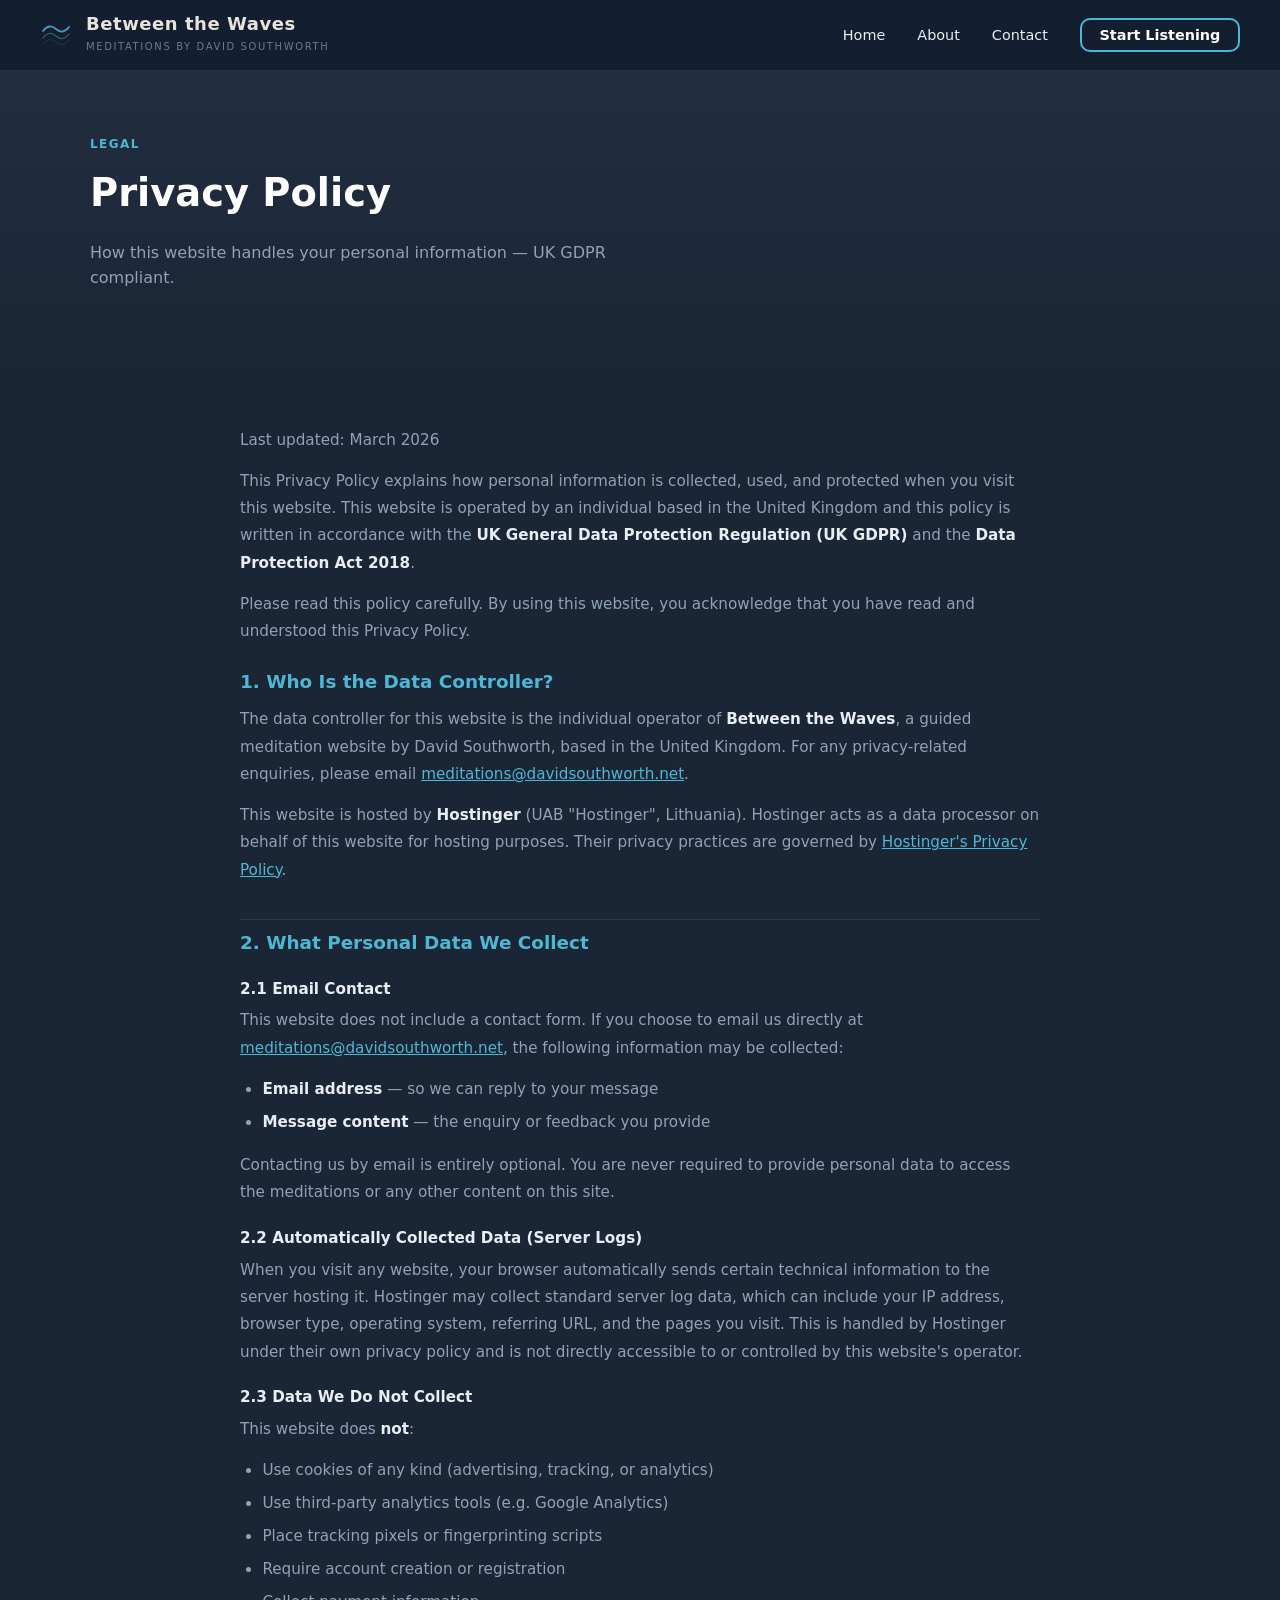
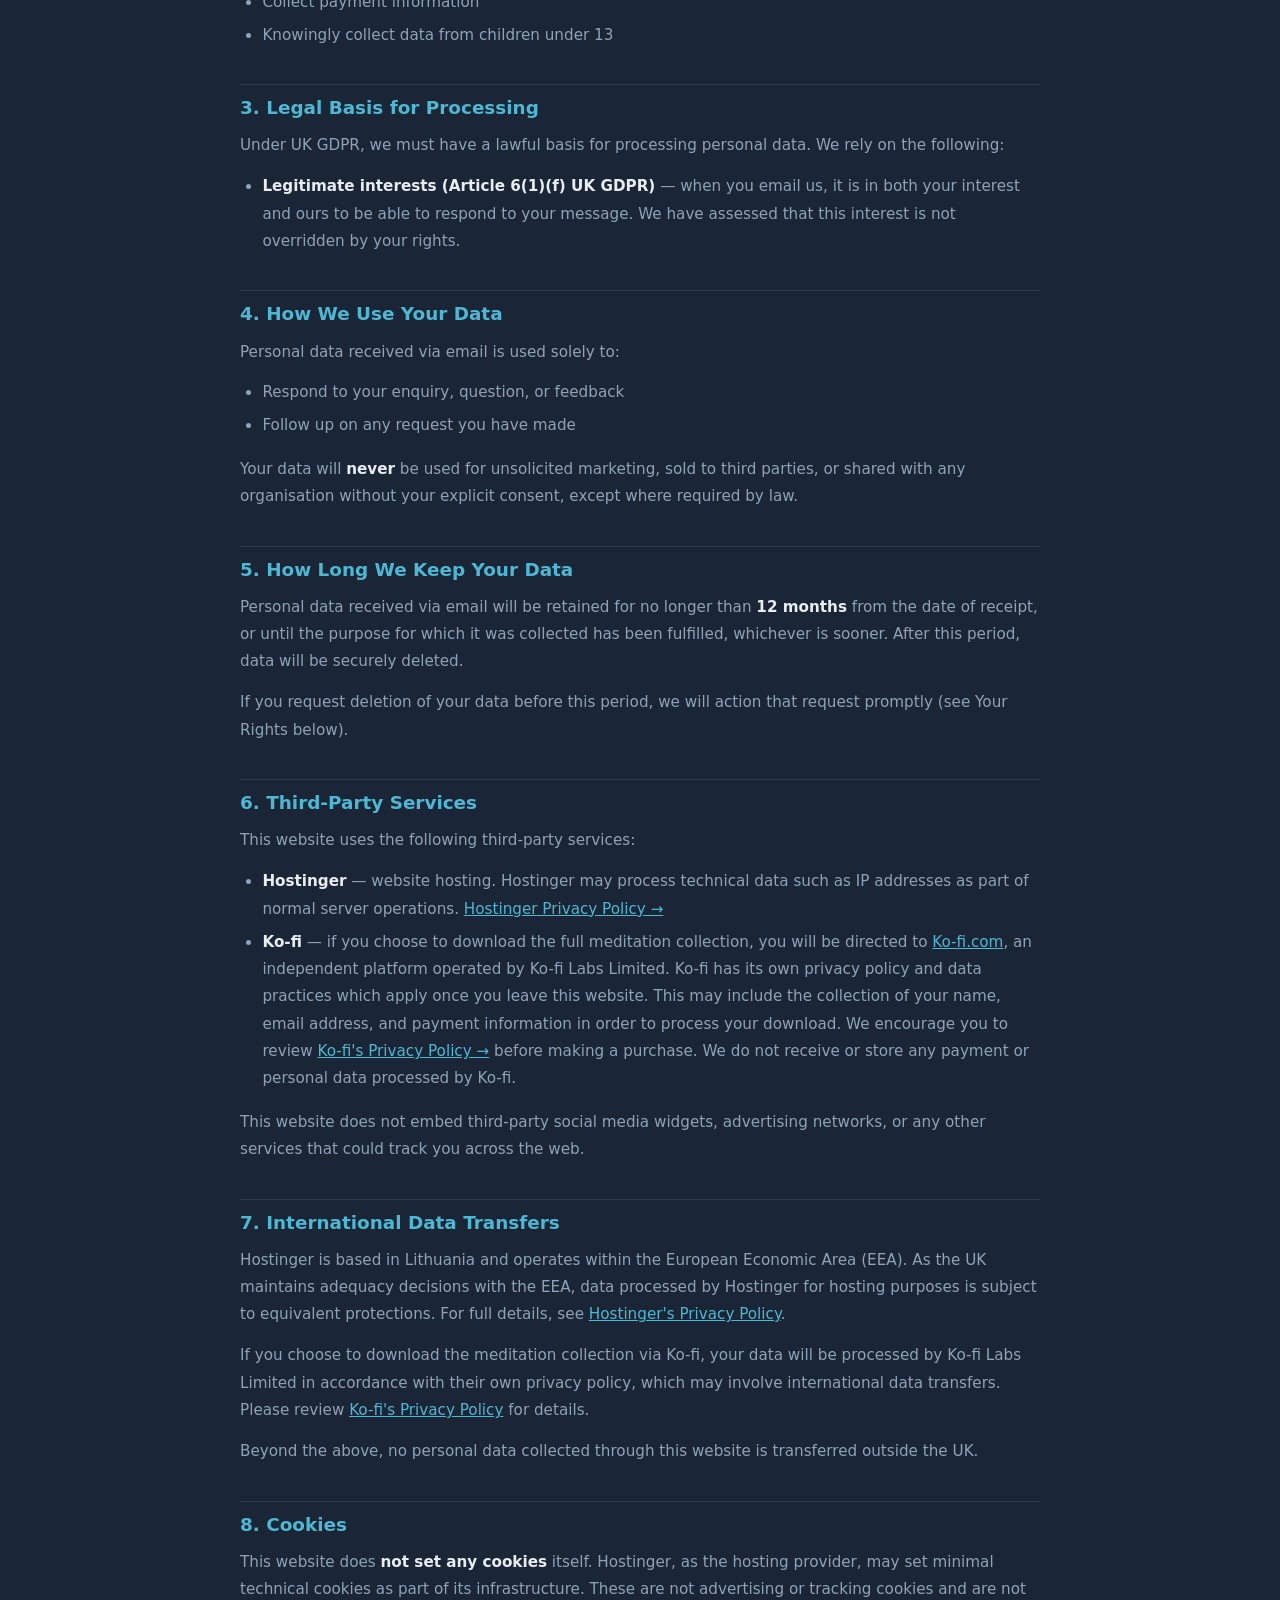
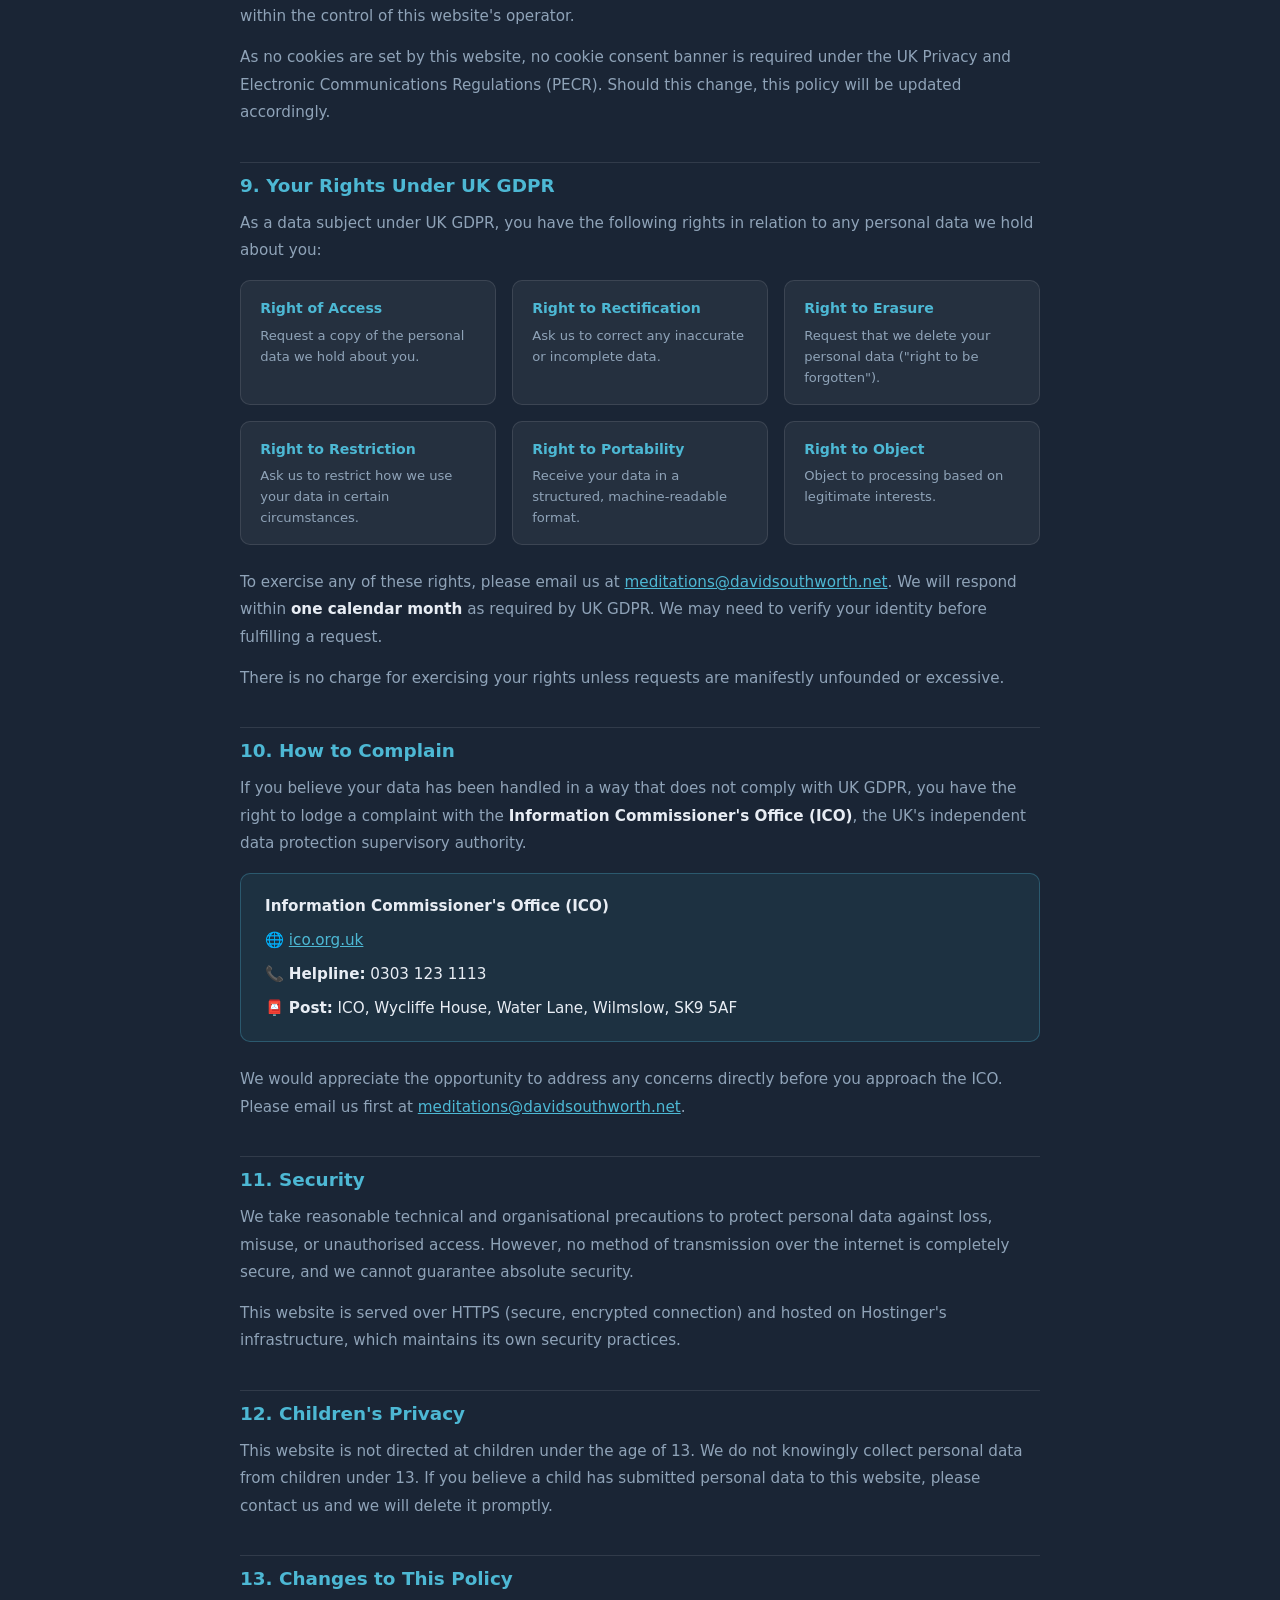
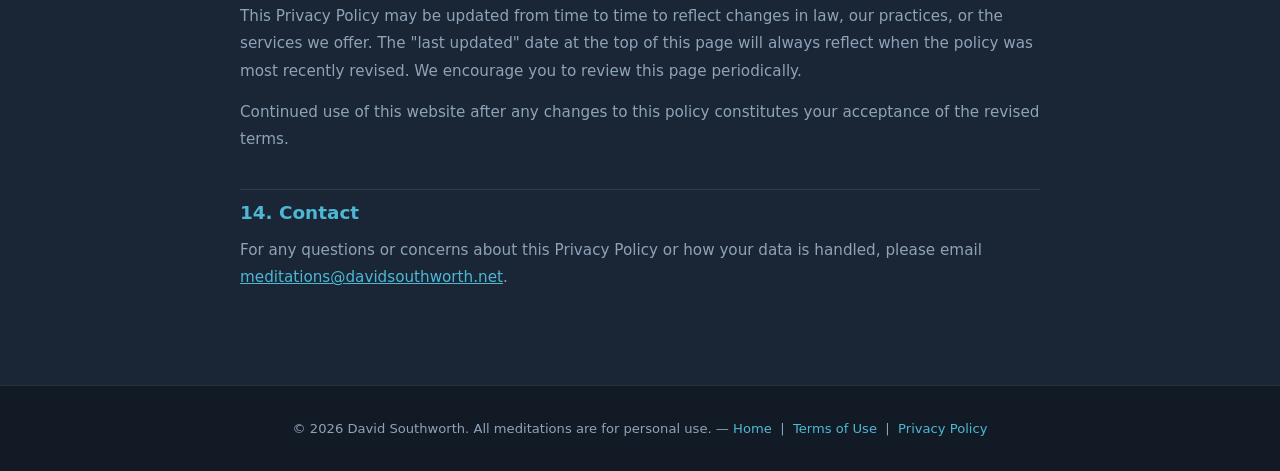
<file: privacy.html>
<!DOCTYPE html>
<html lang="en">
<head>
  <meta charset="UTF-8" />
  <meta name="viewport" content="width=device-width, initial-scale=1.0" />
  <link rel="preconnect" href="https://fonts.googleapis.com" />
  <link rel="preconnect" href="https://fonts.gstatic.com" crossorigin />
  <link href="https://fonts.googleapis.com/css2?family=Cormorant+Garamond:ital,wght@0,400;1,400&display=swap" rel="stylesheet" />
  <title>Privacy Policy — Between the Waves</title>
  <meta name="description" content="Privacy Policy for the Between the Waves guided meditation website — UK GDPR compliant." />
  <meta name="author" content="David Southworth" />
  <meta name="robots" content="index, follow" />
  <link rel="apple-touch-icon" sizes="180x180" href="apple-touch-icon.png" />
  <link rel="icon" type="image/png" sizes="32x32" href="favicon-32x32.png" />
  <link rel="icon" type="image/png" sizes="16x16" href="favicon-16x16.png" />
  <link rel="manifest" href="site.webmanifest" />
  <link rel="canonical" href="https://waves.davidsouthworth.net/privacy.html" />
  <link rel="stylesheet" href="css/style.css" />
  <style>
    .legal-hero {
      padding-top: 130px;
      padding-bottom: 2.5rem;
      background: linear-gradient(180deg, rgba(36,48,68,0.98) 0%, var(--navy) 100%);
    }
    .legal-body {
      padding: 3rem 2.5rem 5rem;
    }
    .legal-doc {
      max-width: 800px;
      margin: 0 auto;
    }
    .legal-doc h2 {
      font-size: 1.15rem;
      font-weight: 700;
      color: var(--accent);
      margin: 2.2rem 0 0.6rem;
      padding-top: 0.5rem;
      border-top: 1px solid var(--card-border);
    }
    .legal-doc h2:first-of-type {
      border-top: none;
      margin-top: 0;
    }
    .legal-doc h3 {
      font-size: 0.95rem;
      font-weight: 700;
      color: var(--light);
      margin: 1.2rem 0 0.4rem;
    }
    .legal-doc p {
      font-size: 0.95rem;
      color: var(--muted);
      line-height: 1.8;
      margin-bottom: 0.85rem;
    }
    .legal-doc ul {
      margin: 0.5rem 0 1rem 1.4rem;
      color: var(--muted);
      font-size: 0.95rem;
      line-height: 1.8;
    }
    .legal-doc ul li {
      margin-bottom: 0.35rem;
    }
    .legal-doc strong {
      color: var(--light);
      font-weight: 600;
    }
    .legal-doc a {
      color: var(--accent);
      text-decoration: underline;
    }
    .rights-grid {
      display: grid;
      grid-template-columns: repeat(auto-fill, minmax(240px, 1fr));
      gap: 1rem;
      margin: 1rem 0 1.5rem;
    }
    .right-card {
      background: var(--card-bg);
      border: 1px solid var(--card-border);
      border-radius: var(--radius);
      padding: 1rem 1.2rem;
    }
    .right-card strong {
      display: block;
      font-size: 0.88rem;
      color: var(--accent);
      margin-bottom: 0.3rem;
    }
    .right-card p {
      font-size: 0.82rem;
      margin-bottom: 0;
      color: var(--muted);
      line-height: 1.6;
    }
    .ico-box {
      background: rgba(77,184,212,0.08);
      border: 1px solid rgba(77,184,212,0.3);
      border-radius: var(--radius);
      padding: 1.2rem 1.5rem;
      margin: 1rem 0 1.5rem;
    }
    .ico-box p {
      margin-bottom: 0.4rem;
      color: var(--light) !important;
    }
    .ico-box p:last-child { margin-bottom: 0; }
    .last-updated {
      font-size: 0.8rem;
      color: var(--muted);
      margin-bottom: 2rem;
    }
  </style>
</head>
<body>

  <!-- ── NAV ── -->
  <nav class="nav" aria-label="Main navigation">
    <a href="index.html" class="nav-brand-link" style="display:flex; align-items:center; gap:14px; text-decoration:none;">
      <svg width="32" height="32" viewBox="0 0 32 32" fill="none" aria-hidden="true">
        <path d="M3 12 Q9 4 16 10 Q23 16 29 8" stroke="#4a9ab5" stroke-width="1.8" stroke-linecap="round" fill="none"/>
        <path d="M3 19 Q9 11 16 17 Q23 23 29 15" stroke="#4a9ab5" stroke-width="1.2" stroke-linecap="round" fill="none" opacity="0.55"/>
        <path d="M3 25 Q9 17 16 23 Q23 29 29 21" stroke="#4a9ab5" stroke-width="0.8" stroke-linecap="round" fill="none" opacity="0.25"/>
      </svg>
      <div>
        <div style="font-size:18px; font-weight:600; color:#e8e4d9; letter-spacing:0.03em; line-height:1.1;">Between the Waves</div>
        <div style="font-size:10px; letter-spacing:0.16em; color:#6a7a95; margin-top:5px; text-transform:uppercase;">Meditations by David Southworth</div>
      </div>
    </a>
    <button class="nav-toggle" aria-label="Toggle menu" aria-expanded="false">
      <span></span><span></span><span></span>
    </button>
    <ul class="nav-links">
      <li><a href="index.html">Home</a></li>
      <li><a href="index.html#about">About</a></li>
      <li><a href="mailto:meditations@davidsouthworth.net">Contact</a></li>
      <li><a href="index.html#featured" class="btn-nav">Start Listening</a></li>
    </ul>
  </nav>

  <!-- ── PAGE HEADER ── -->
  <div class="legal-hero">
    <div class="container">
      <span class="section-tag">Legal</span>
      <h2 class="section-title">Privacy Policy</h2>
      <p class="section-sub">How this website handles your personal information — UK GDPR compliant.</p>
    </div>
  </div>

  <!-- ── LEGAL CONTENT ── -->
  <section class="legal-body">
    <div class="legal-doc">

      <p class="last-updated">Last updated: March 2026</p>

      <p>
        This Privacy Policy explains how personal information is collected, used, and protected when
        you visit this website. This website is operated by an individual based in the United Kingdom
        and this policy is written in accordance with the
        <strong>UK General Data Protection Regulation (UK GDPR)</strong> and the
        <strong>Data Protection Act 2018</strong>.
      </p>
      <p>
        Please read this policy carefully. By using this website, you acknowledge that you have read
        and understood this Privacy Policy.
      </p>

      <!-- 1 -->
      <h2>1. Who Is the Data Controller?</h2>
      <p>
        The data controller for this website is the individual operator of <strong>Between the Waves</strong>, a guided meditation website by David Southworth,
        based in the United Kingdom. For any privacy-related enquiries, please email
        <a href="mailto:meditations@davidsouthworth.net">meditations@davidsouthworth.net</a>.
      </p>
      <p>
        This website is hosted by <strong>Hostinger</strong> (UAB "Hostinger", Lithuania). Hostinger
        acts as a data processor on behalf of this website for hosting purposes. Their privacy
        practices are governed by
        <a href="https://www.hostinger.com" target="_blank" rel="noopener">Hostinger's Privacy Policy</a>.
      </p>

      <!-- 2 -->
      <h2>2. What Personal Data We Collect</h2>

      <h3>2.1 Email Contact</h3>
      <p>
        This website does not include a contact form. If you choose to email us directly at
        <a href="mailto:meditations@davidsouthworth.net">meditations@davidsouthworth.net</a>, the following
        information may be collected:
      </p>
      <ul>
        <li><strong>Email address</strong> — so we can reply to your message</li>
        <li><strong>Message content</strong> — the enquiry or feedback you provide</li>
      </ul>
      <p>
        Contacting us by email is entirely optional. You are never required to provide personal
        data to access the meditations or any other content on this site.
      </p>

      <h3>2.2 Automatically Collected Data (Server Logs)</h3>
      <p>
        When you visit any website, your browser automatically sends certain technical information
        to the server hosting it. Hostinger may collect standard server log data, which can
        include your IP address, browser type, operating system, referring URL, and the pages you
        visit. This is handled by Hostinger under their own privacy policy and is not directly
        accessible to or controlled by this website's operator.
      </p>

      <h3>2.3 Data We Do Not Collect</h3>
      <p>This website does <strong>not</strong>:</p>
      <ul>
        <li>Use cookies of any kind (advertising, tracking, or analytics)</li>
        <li>Use third-party analytics tools (e.g. Google Analytics)</li>
        <li>Place tracking pixels or fingerprinting scripts</li>
        <li>Require account creation or registration</li>
        <li>Collect payment information</li>
        <li>Knowingly collect data from children under 13</li>
      </ul>

      <!-- 3 -->
      <h2>3. Legal Basis for Processing</h2>
      <p>Under UK GDPR, we must have a lawful basis for processing personal data. We rely on the following:</p>
      <ul>
        <li>
          <strong>Legitimate interests (Article 6(1)(f) UK GDPR)</strong> — when you email us,
          it is in both your interest and ours to be able to respond to your message. We have
          assessed that this interest is not overridden by your rights.
        </li>
      </ul>

      <!-- 4 -->
      <h2>4. How We Use Your Data</h2>
      <p>Personal data received via email is used solely to:</p>
      <ul>
        <li>Respond to your enquiry, question, or feedback</li>
        <li>Follow up on any request you have made</li>
      </ul>
      <p>
        Your data will <strong>never</strong> be used for unsolicited marketing, sold to third
        parties, or shared with any organisation without your explicit consent, except where
        required by law.
      </p>

      <!-- 5 -->
      <h2>5. How Long We Keep Your Data</h2>
      <p>
        Personal data received via email will be retained for no longer than
        <strong>12 months</strong> from the date of receipt, or until the purpose for which it was
        collected has been fulfilled, whichever is sooner. After this period, data will be securely
        deleted.
      </p>
      <p>
        If you request deletion of your data before this period, we will action that request
        promptly (see Your Rights below).
      </p>

      <!-- 6 -->
      <h2>6. Third-Party Services</h2>
      <p>This website uses the following third-party services:</p>
      <ul>
        <li>
          <strong>Hostinger</strong> — website hosting. Hostinger may process technical data
          such as IP addresses as part of normal server operations.
          <a href="https://www.hostinger.com" target="_blank" rel="noopener">Hostinger Privacy Policy &rarr;</a>
        </li>
        <li>
          <strong>Ko-fi</strong> — if you choose to download the full meditation collection, you
          will be directed to <a href="https://ko-fi.com" target="_blank" rel="noopener">Ko-fi.com</a>,
          an independent platform operated by Ko-fi Labs Limited. Ko-fi has its own privacy policy
          and data practices which apply once you leave this website. This may include the collection
          of your name, email address, and payment information in order to process your download.
          We encourage you to review
          <a href="https://ko-fi.com" target="_blank" rel="noopener">Ko-fi's Privacy Policy &rarr;</a>
          before making a purchase. We do not receive or store any payment or personal data processed
          by Ko-fi.
        </li>
      </ul>
      <p>
        This website does not embed third-party social media widgets, advertising networks, or any
        other services that could track you across the web.
      </p>

      <!-- 7 -->
      <h2>7. International Data Transfers</h2>
      <p>
        Hostinger is based in Lithuania and operates within the European Economic Area (EEA).
        As the UK maintains adequacy decisions with the EEA, data processed by Hostinger for
        hosting purposes is subject to equivalent protections. For full details, see
        <a href="https://www.hostinger.com" target="_blank" rel="noopener">Hostinger's Privacy Policy</a>.
      </p>
      <p>
        If you choose to download the meditation collection via Ko-fi, your data will be processed
        by Ko-fi Labs Limited in accordance with their own privacy policy, which may involve
        international data transfers. Please review
        <a href="https://ko-fi.com" target="_blank" rel="noopener">Ko-fi's Privacy Policy</a>
        for details.
      </p>
      <p>
        Beyond the above, no personal data collected through this website is transferred outside the UK.
      </p>

      <!-- 8 -->
      <h2>8. Cookies</h2>
      <p>
        This website does <strong>not set any cookies</strong> itself. Hostinger, as the hosting
        provider, may set minimal technical cookies as part of its infrastructure. These are not
        advertising or tracking cookies and are not within the control of this website's operator.
      </p>
      <p>
        As no cookies are set by this website, no cookie consent banner is required under the UK
        Privacy and Electronic Communications Regulations (PECR). Should this change, this policy
        will be updated accordingly.
      </p>

      <!-- 9 -->
      <h2>9. Your Rights Under UK GDPR</h2>
      <p>
        As a data subject under UK GDPR, you have the following rights in relation to any personal
        data we hold about you:
      </p>

      <div class="rights-grid">
        <div class="right-card">
          <strong>Right of Access</strong>
          <p>Request a copy of the personal data we hold about you.</p>
        </div>
        <div class="right-card">
          <strong>Right to Rectification</strong>
          <p>Ask us to correct any inaccurate or incomplete data.</p>
        </div>
        <div class="right-card">
          <strong>Right to Erasure</strong>
          <p>Request that we delete your personal data ("right to be forgotten").</p>
        </div>
        <div class="right-card">
          <strong>Right to Restriction</strong>
          <p>Ask us to restrict how we use your data in certain circumstances.</p>
        </div>
        <div class="right-card">
          <strong>Right to Portability</strong>
          <p>Receive your data in a structured, machine-readable format.</p>
        </div>
        <div class="right-card">
          <strong>Right to Object</strong>
          <p>Object to processing based on legitimate interests.</p>
        </div>
      </div>

      <p>
        To exercise any of these rights, please email us at
        <a href="mailto:meditations@davidsouthworth.net">meditations@davidsouthworth.net</a>. We will respond within
        <strong>one calendar month</strong> as required by UK GDPR. We may need to verify your
        identity before fulfilling a request.
      </p>
      <p>
        There is no charge for exercising your rights unless requests are manifestly unfounded or
        excessive.
      </p>

      <!-- 10 -->
      <h2>10. How to Complain</h2>
      <p>
        If you believe your data has been handled in a way that does not comply with UK GDPR, you
        have the right to lodge a complaint with the
        <strong>Information Commissioner's Office (ICO)</strong>, the UK's independent data
        protection supervisory authority.
      </p>

      <div class="ico-box">
        <p><strong>Information Commissioner's Office (ICO)</strong></p>
        <p>🌐 <a href="https://ico.org.uk" target="_blank" rel="noopener">ico.org.uk</a></p>
        <p>📞 <strong>Helpline:</strong> 0303 123 1113</p>
        <p>📮 <strong>Post:</strong> ICO, Wycliffe House, Water Lane, Wilmslow, SK9 5AF</p>
      </div>

      <p>
        We would appreciate the opportunity to address any concerns directly before you approach the
        ICO. Please email us first at <a href="mailto:meditations@davidsouthworth.net">meditations@davidsouthworth.net</a>.
      </p>

      <!-- 11 -->
      <h2>11. Security</h2>
      <p>
        We take reasonable technical and organisational precautions to protect personal data against
        loss, misuse, or unauthorised access. However, no method of transmission over the internet
        is completely secure, and we cannot guarantee absolute security.
      </p>
      <p>
        This website is served over HTTPS (secure, encrypted connection) and hosted on Hostinger's
        infrastructure, which maintains its own security practices.
      </p>

      <!-- 12 -->
      <h2>12. Children's Privacy</h2>
      <p>
        This website is not directed at children under the age of 13. We do not knowingly collect
        personal data from children under 13. If you believe a child has submitted personal data
        to this website, please contact us and we will delete it promptly.
      </p>

      <!-- 13 -->
      <h2>13. Changes to This Policy</h2>
      <p>
        This Privacy Policy may be updated from time to time to reflect changes in law, our
        practices, or the services we offer. The "last updated" date at the top of this page will
        always reflect when the policy was most recently revised. We encourage you to review this
        page periodically.
      </p>
      <p>
        Continued use of this website after any changes to this policy constitutes your acceptance
        of the revised terms.
      </p>

      <!-- 14 -->
      <h2>14. Contact</h2>
      <p>
        For any questions or concerns about this Privacy Policy or how your data is handled, please
        email <a href="mailto:meditations@davidsouthworth.net">meditations@davidsouthworth.net</a>.
      </p>

    </div>
  </section>

  <!-- ── FOOTER ── -->
  <footer>
    <p>
      &copy; 2026 David Southworth. All meditations are for personal use. &mdash;
      <a href="index.html">Home</a> &nbsp;|&nbsp;
      <a href="terms.html">Terms of Use</a> &nbsp;|&nbsp;
      <a href="privacy.html">Privacy Policy</a>
    </p>
  </footer>

  <script src="js/player.js"></script>
</body>
</html>
</file>
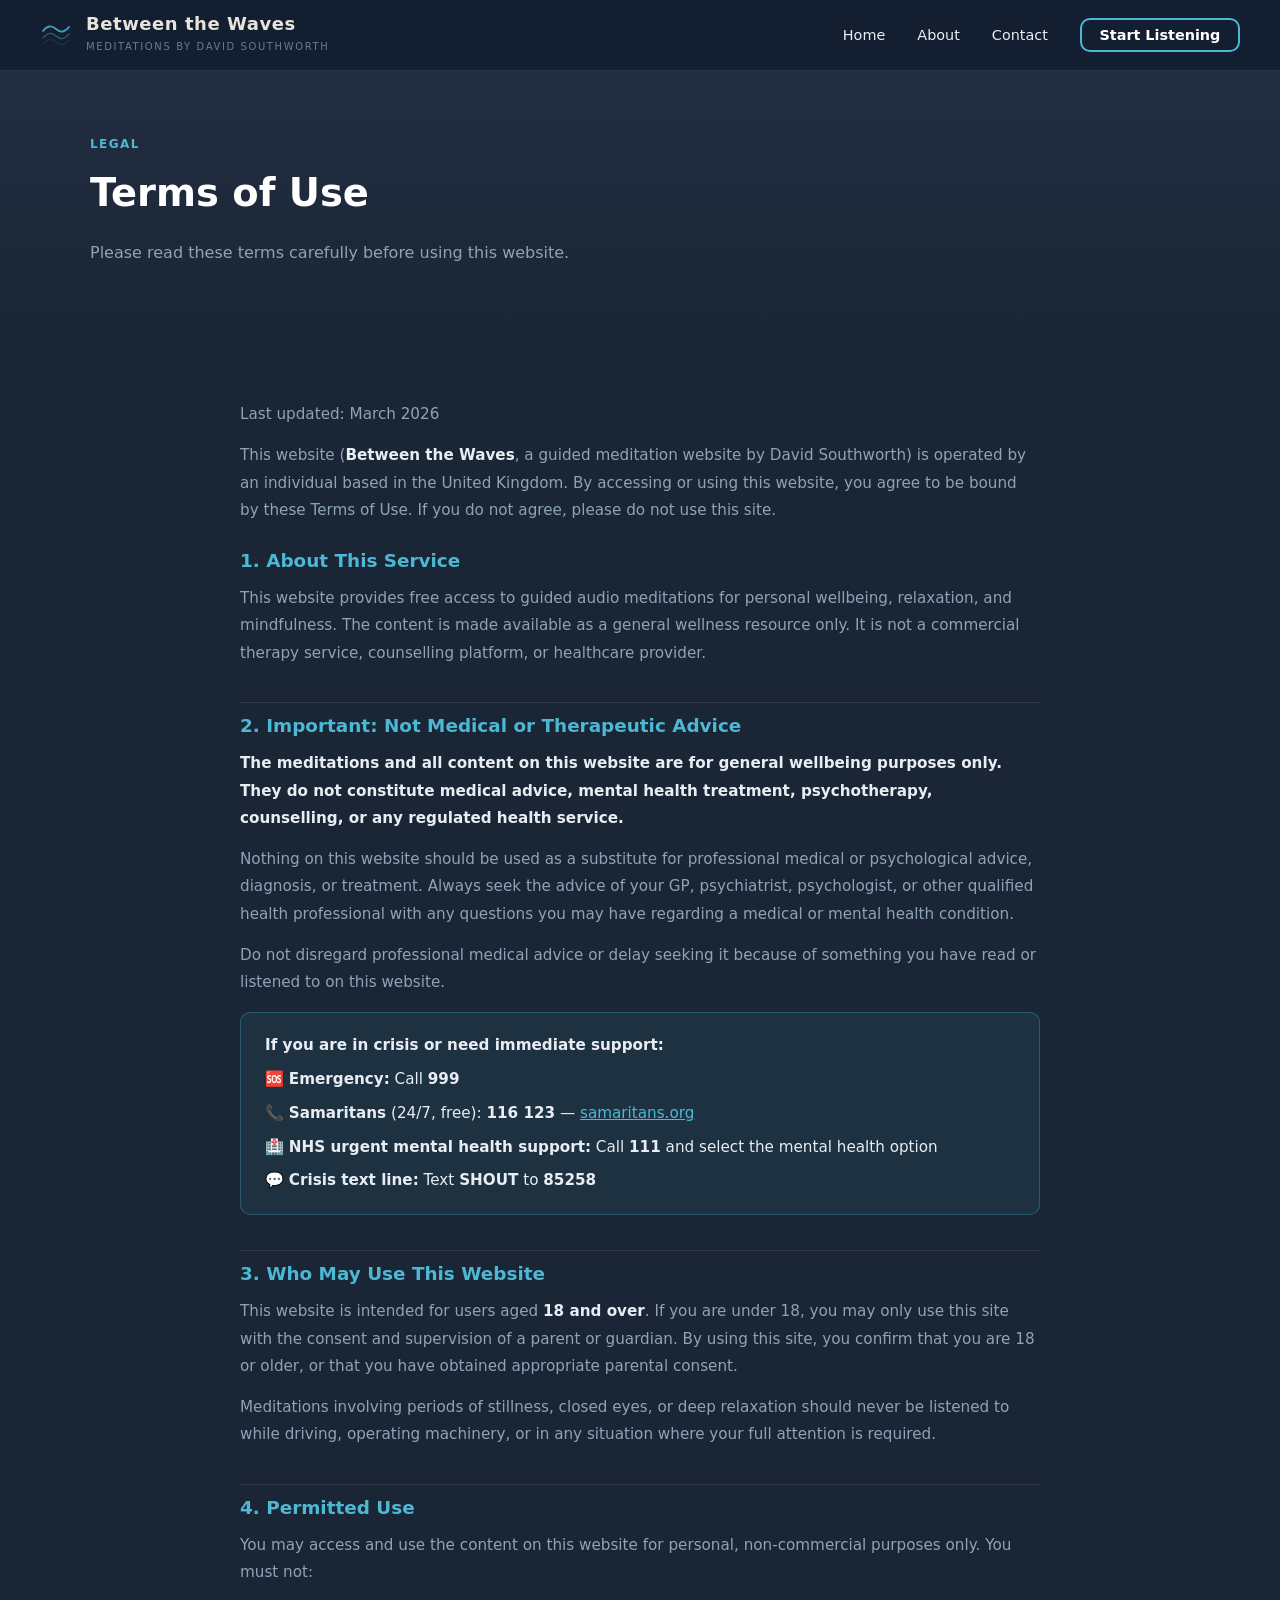
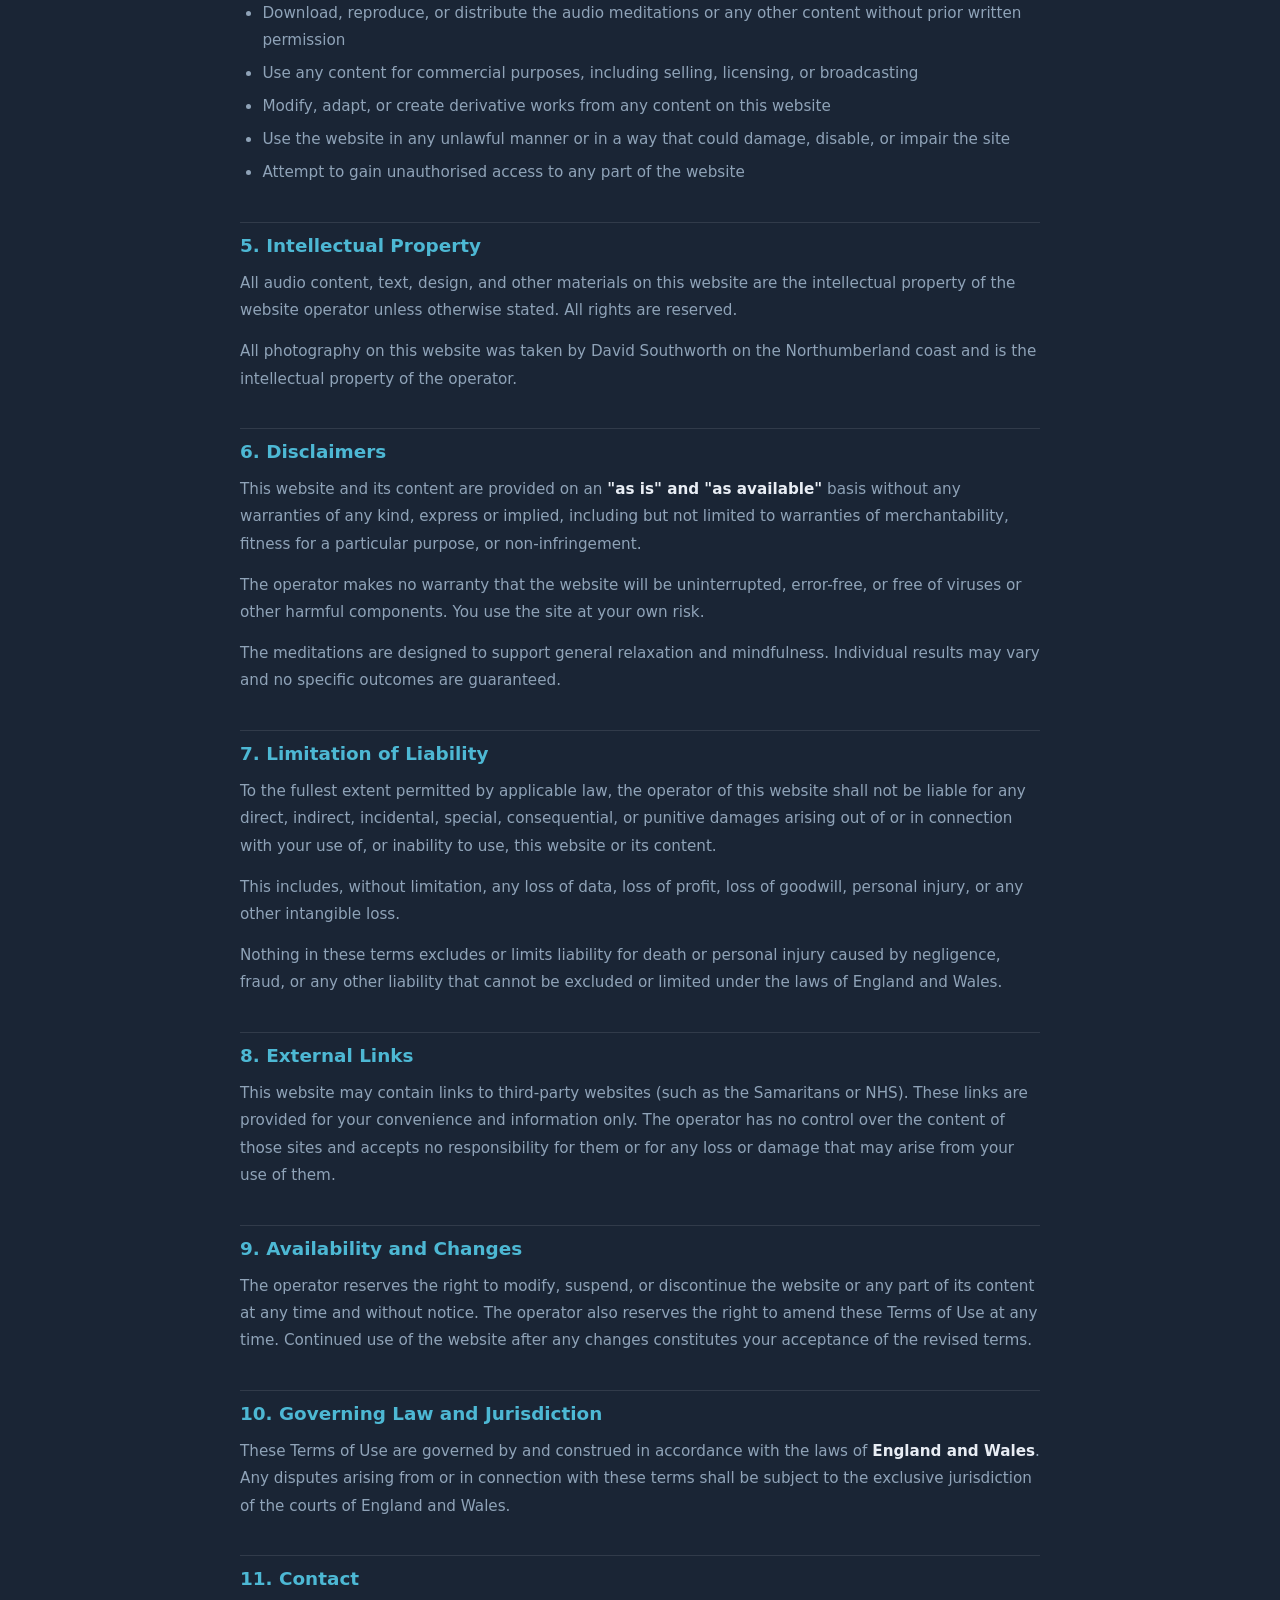
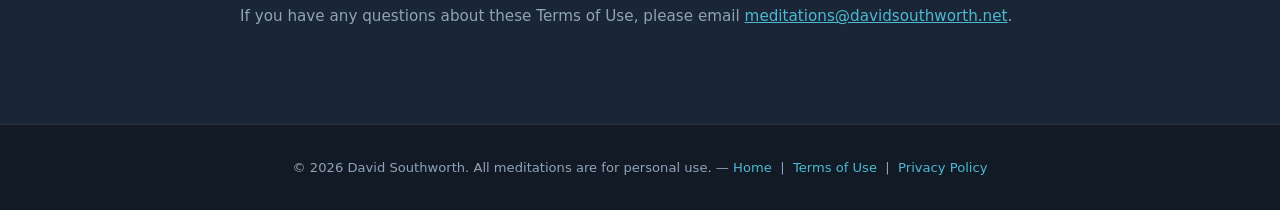
<file: terms.html>
<!DOCTYPE html>
<html lang="en">
<head>
  <meta charset="UTF-8" />
  <meta name="viewport" content="width=device-width, initial-scale=1.0" />
  <link rel="preconnect" href="https://fonts.googleapis.com" />
  <link rel="preconnect" href="https://fonts.gstatic.com" crossorigin />
  <link href="https://fonts.googleapis.com/css2?family=Cormorant+Garamond:ital,wght@0,400;1,400&display=swap" rel="stylesheet" />
  <title>Terms of Use — Between the Waves</title>
  <meta name="description" content="Terms of Use for the Between the Waves guided meditation website." />
  <meta name="author" content="David Southworth" />
  <meta name="robots" content="index, follow" />
  <link rel="apple-touch-icon" sizes="180x180" href="apple-touch-icon.png" />
  <link rel="icon" type="image/png" sizes="32x32" href="favicon-32x32.png" />
  <link rel="icon" type="image/png" sizes="16x16" href="favicon-16x16.png" />
  <link rel="manifest" href="site.webmanifest" />
  <link rel="canonical" href="https://waves.davidsouthworth.net/terms.html" />
  <link rel="stylesheet" href="css/style.css" />
  <style>
    .legal-hero {
      padding-top: 130px;
      padding-bottom: 2.5rem;
      background: linear-gradient(180deg, rgba(36,48,68,0.98) 0%, var(--navy) 100%);
    }
    .legal-body {
      padding: 3rem 2.5rem 5rem;
    }
    .legal-doc {
      max-width: 800px;
      margin: 0 auto;
    }
    .legal-doc h2 {
      font-size: 1.15rem;
      font-weight: 700;
      color: var(--accent);
      margin: 2.2rem 0 0.6rem;
      padding-top: 0.5rem;
      border-top: 1px solid var(--card-border);
    }
    .legal-doc h2:first-of-type {
      border-top: none;
      margin-top: 0;
    }
    .legal-doc p {
      font-size: 0.95rem;
      color: var(--muted);
      line-height: 1.8;
      margin-bottom: 0.85rem;
    }
    .legal-doc ul {
      margin: 0.5rem 0 1rem 1.4rem;
      color: var(--muted);
      font-size: 0.95rem;
      line-height: 1.8;
    }
    .legal-doc ul li {
      margin-bottom: 0.35rem;
    }
    .legal-doc strong {
      color: var(--light);
      font-weight: 600;
    }
    .legal-doc a {
      color: var(--accent);
      text-decoration: underline;
    }
    .crisis-box {
      background: rgba(77,184,212,0.08);
      border: 1px solid rgba(77,184,212,0.3);
      border-radius: var(--radius);
      padding: 1.2rem 1.5rem;
      margin: 1rem 0 1.5rem;
    }
    .crisis-box p {
      margin-bottom: 0.4rem;
      color: var(--light) !important;
    }
    .crisis-box p:last-child { margin-bottom: 0; }
    .last-updated {
      font-size: 0.8rem;
      color: var(--muted);
      margin-bottom: 2rem;
    }
  </style>
</head>
<body>

  <!-- ── NAV ── -->
  <nav class="nav" aria-label="Main navigation">
    <a href="index.html" class="nav-brand-link" style="display:flex; align-items:center; gap:14px; text-decoration:none;">
      <svg width="32" height="32" viewBox="0 0 32 32" fill="none" aria-hidden="true">
        <path d="M3 12 Q9 4 16 10 Q23 16 29 8" stroke="#4a9ab5" stroke-width="1.8" stroke-linecap="round" fill="none"/>
        <path d="M3 19 Q9 11 16 17 Q23 23 29 15" stroke="#4a9ab5" stroke-width="1.2" stroke-linecap="round" fill="none" opacity="0.55"/>
        <path d="M3 25 Q9 17 16 23 Q23 29 29 21" stroke="#4a9ab5" stroke-width="0.8" stroke-linecap="round" fill="none" opacity="0.25"/>
      </svg>
      <div>
        <div style="font-size:18px; font-weight:600; color:#e8e4d9; letter-spacing:0.03em; line-height:1.1;">Between the Waves</div>
        <div style="font-size:10px; letter-spacing:0.16em; color:#6a7a95; margin-top:5px; text-transform:uppercase;">Meditations by David Southworth</div>
      </div>
    </a>
    <button class="nav-toggle" aria-label="Toggle menu" aria-expanded="false">
      <span></span><span></span><span></span>
    </button>
    <ul class="nav-links">
      <li><a href="index.html">Home</a></li>
      <li><a href="index.html#about">About</a></li>
      <li><a href="mailto:meditations@davidsouthworth.net">Contact</a></li>
      <li><a href="index.html#featured" class="btn-nav">Start Listening</a></li>
    </ul>
  </nav>

  <!-- ── PAGE HEADER ── -->
  <div class="legal-hero">
    <div class="container">
      <span class="section-tag">Legal</span>
      <h2 class="section-title">Terms of Use</h2>
      <p class="section-sub">Please read these terms carefully before using this website.</p>
    </div>
  </div>

  <!-- ── LEGAL CONTENT ── -->
  <section class="legal-body">
    <div class="legal-doc">

      <p class="last-updated">Last updated: March 2026</p>

      <p>
        This website (<strong>Between the Waves</strong>, a guided meditation website by David Southworth) is operated by an individual based in
        the United Kingdom. By accessing or using this website, you agree to be bound by these Terms
        of Use. If you do not agree, please do not use this site.
      </p>

      <!-- 1 -->
      <h2>1. About This Service</h2>
      <p>
        This website provides free access to guided audio meditations for personal wellbeing,
        relaxation, and mindfulness. The content is made available as a general wellness resource
        only. It is not a commercial therapy service, counselling platform, or healthcare provider.
      </p>

      <!-- 2 — CRITICAL: Not medical advice -->
      <h2>2. Important: Not Medical or Therapeutic Advice</h2>
      <p>
        <strong>The meditations and all content on this website are for general wellbeing purposes
        only. They do not constitute medical advice, mental health treatment, psychotherapy,
        counselling, or any regulated health service.</strong>
      </p>
      <p>
        Nothing on this website should be used as a substitute for professional medical or
        psychological advice, diagnosis, or treatment. Always seek the advice of your GP, psychiatrist,
        psychologist, or other qualified health professional with any questions you may have regarding
        a medical or mental health condition.
      </p>
      <p>
        Do not disregard professional medical advice or delay seeking it because of something you
        have read or listened to on this website.
      </p>

      <!-- Crisis box -->
      <div class="crisis-box">
        <p><strong>If you are in crisis or need immediate support:</strong></p>
        <p>🆘 <strong>Emergency:</strong> Call <strong>999</strong></p>
        <p>📞 <strong>Samaritans</strong> (24/7, free): <strong>116 123</strong> &mdash; <a href="https://www.samaritans.org" target="_blank" rel="noopener">samaritans.org</a></p>
        <p>🏥 <strong>NHS urgent mental health support:</strong> Call <strong>111</strong> and select the mental health option</p>
        <p>💬 <strong>Crisis text line:</strong> Text <strong>SHOUT</strong> to <strong>85258</strong></p>
      </div>

      <!-- 3 -->
      <h2>3. Who May Use This Website</h2>
      <p>
        This website is intended for users aged <strong>18 and over</strong>. If you are under 18,
        you may only use this site with the consent and supervision of a parent or guardian. By using
        this site, you confirm that you are 18 or older, or that you have obtained appropriate
        parental consent.
      </p>
      <p>
        Meditations involving periods of stillness, closed eyes, or deep relaxation should never be
        listened to while driving, operating machinery, or in any situation where your full attention
        is required.
      </p>

      <!-- 4 -->
      <h2>4. Permitted Use</h2>
      <p>You may access and use the content on this website for personal, non-commercial purposes only. You must not:</p>
      <ul>
        <li>Download, reproduce, or distribute the audio meditations or any other content without prior written permission</li>
        <li>Use any content for commercial purposes, including selling, licensing, or broadcasting</li>
        <li>Modify, adapt, or create derivative works from any content on this website</li>
        <li>Use the website in any unlawful manner or in a way that could damage, disable, or impair the site</li>
        <li>Attempt to gain unauthorised access to any part of the website</li>
      </ul>

      <!-- 5 -->
      <h2>5. Intellectual Property</h2>
      <p>
        All audio content, text, design, and other materials on this website are the intellectual
        property of the website operator unless otherwise stated. All rights are reserved.
      </p>
      <p>
        All photography on this website was taken by David Southworth on the Northumberland coast and is the intellectual property of the operator.
      </p>

      <!-- 6 -->
      <h2>6. Disclaimers</h2>
      <p>
        This website and its content are provided on an <strong>"as is" and "as available"</strong>
        basis without any warranties of any kind, express or implied, including but not limited to
        warranties of merchantability, fitness for a particular purpose, or non-infringement.
      </p>
      <p>
        The operator makes no warranty that the website will be uninterrupted, error-free, or free
        of viruses or other harmful components. You use the site at your own risk.
      </p>
      <p>
        The meditations are designed to support general relaxation and mindfulness. Individual
        results may vary and no specific outcomes are guaranteed.
      </p>

      <!-- 7 -->
      <h2>7. Limitation of Liability</h2>
      <p>
        To the fullest extent permitted by applicable law, the operator of this website shall not be
        liable for any direct, indirect, incidental, special, consequential, or punitive damages
        arising out of or in connection with your use of, or inability to use, this website or its
        content.
      </p>
      <p>
        This includes, without limitation, any loss of data, loss of profit, loss of goodwill,
        personal injury, or any other intangible loss.
      </p>
      <p>
        Nothing in these terms excludes or limits liability for death or personal injury caused by
        negligence, fraud, or any other liability that cannot be excluded or limited under the laws
        of England and Wales.
      </p>

      <!-- 8 -->
      <h2>8. External Links</h2>
      <p>
        This website may contain links to third-party websites (such as the Samaritans or NHS).
        These links are provided for your convenience and information only. The operator has no
        control over the content of those sites and accepts no responsibility for them or for any
        loss or damage that may arise from your use of them.
      </p>

      <!-- 9 -->
      <h2>9. Availability and Changes</h2>
      <p>
        The operator reserves the right to modify, suspend, or discontinue the website or any part
        of its content at any time and without notice. The operator also reserves the right to amend
        these Terms of Use at any time. Continued use of the website after any changes constitutes
        your acceptance of the revised terms.
      </p>

      <!-- 10 -->
      <h2>10. Governing Law and Jurisdiction</h2>
      <p>
        These Terms of Use are governed by and construed in accordance with the laws of
        <strong>England and Wales</strong>. Any disputes arising from or in connection with these
        terms shall be subject to the exclusive jurisdiction of the courts of England and Wales.
      </p>

      <!-- 11 -->
      <h2>11. Contact</h2>
      <p>
        If you have any questions about these Terms of Use, please email
        <a href="mailto:meditations@davidsouthworth.net">meditations@davidsouthworth.net</a>.
      </p>

    </div>
  </section>

  <!-- ── FOOTER ── -->
  <footer>
    <p>
      &copy; 2026 David Southworth. All meditations are for personal use. &mdash;
      <a href="index.html">Home</a> &nbsp;|&nbsp;
      <a href="terms.html">Terms of Use</a> &nbsp;|&nbsp;
      <a href="privacy.html">Privacy Policy</a>
    </p>
  </footer>

  <script src="js/player.js"></script>
</body>
</html>
</file>
<file: css/style.css>
/* ================================================
   Mediakit Website — Global Styles
   Palette: dark navy bg, blue accent, white text
   ================================================ */

/* ── SELF-HOSTED FONTS ───────────────────────── */

@font-face {
  font-family: 'Cormorant Garamond';
  font-style: normal;
  font-weight: 400;
  font-display: swap;
  src: url('../fonts/cormorant-garamond-v21-latin-regular.woff2') format('woff2');
}

@font-face {
  font-family: 'Cormorant Garamond';
  font-style: italic;
  font-weight: 400;
  font-display: swap;
  src: url('../fonts/cormorant-garamond-v21-latin-italic.woff2') format('woff2');
}

*, *::before, *::after {
  box-sizing: border-box;
  margin: 0;
  padding: 0;
}

:root {
  --navy:    #1a2535;
  --navy-mid:#243044;
  --accent:  #4db8d4;
  --accent-h:#3aa0bc;
  --white:   #ffffff;
  --light:   #e8edf4;
  --muted:   #8fa3b8;
  --card-bg: rgba(255,255,255,0.05);
  --card-border: rgba(255,255,255,0.1);
  --radius:  10px;
}

html { scroll-behavior: smooth; }

body {
  font-family: 'Segoe UI', system-ui, -apple-system, sans-serif;
  background: var(--navy);
  color: var(--white);
  line-height: 1.6;
  min-height: 100vh;
}

a { color: inherit; text-decoration: none; }

img { max-width: 100%; display: block; }

/* ── NAV ─────────────────────────────────────── */

.nav {
  position: fixed;
  top: 0; left: 0; right: 0;
  z-index: 1000;
  display: flex;
  align-items: center;
  justify-content: space-between;
  padding: 0.9rem 2.5rem;
  padding-top: max(0.9rem, env(safe-area-inset-top));
  background: rgba(20, 30, 48, 0.92);
  backdrop-filter: blur(10px);
  border-bottom: 1px solid rgba(77,184,212,0.15);
}

.nav-brand h1 {
  font-size: 1.25rem;
  font-weight: 700;
  letter-spacing: 0.02em;
}

.nav-brand p {
  font-size: 0.72rem;
  color: var(--accent);
  letter-spacing: 0.04em;
}

.nav-links {
  display: flex;
  align-items: center;
  gap: 2rem;
  list-style: none;
}

.nav-links a {
  font-size: 0.9rem;
  color: var(--light);
  transition: color 0.2s;
}

.nav-links a:hover { color: var(--accent); }

.btn-nav {
  padding: 0.45rem 1.1rem;
  border: 2px solid var(--accent);
  border-radius: var(--radius);
  color: var(--white) !important;
  font-size: 0.88rem;
  font-weight: 600;
  transition: background 0.2s, color 0.2s;
}

.btn-nav:hover {
  background: var(--accent);
  color: var(--navy) !important;
}

/* Hamburger */
.nav-toggle {
  display: none;
  flex-direction: column;
  gap: 5px;
  cursor: pointer;
  background: none;
  border: none;
  padding: 4px;
}

.nav-toggle span {
  display: block;
  width: 24px;
  height: 2px;
  background: var(--white);
  border-radius: 2px;
  transition: all 0.3s;
}

/* ── HERO ────────────────────────────────────── */

.hero {
  position: relative;
  min-height: 100vh;
  display: flex;
  align-items: flex-end;
  padding-bottom: 8vh;
  background:
    linear-gradient(to bottom right, rgba(20,30,48,0.82), rgba(20,30,48,0.55)),
    url('../images/dunstanburgh.webp') center 35%/cover no-repeat;
}

.hero-content {
  padding: 0 3rem;
  max-width: 650px;
}

.hero-content h2 {
  font-size: clamp(2.2rem, 5vw, 3.4rem);
  font-weight: 700;
  line-height: 1.15;
  margin-bottom: 0.6rem;
}

.hero-divider {
  width: 60px;
  height: 3px;
  background: var(--accent);
  border: none;
  margin: 0.9rem 0 1.2rem;
}

.hero-content p {
  font-size: 1.05rem;
  color: var(--light);
  margin-bottom: 2rem;
}

.hero-ctas {
  display: flex;
  flex-direction: column;
  align-items: flex-start;
  gap: 0.9rem;
}

.btn-primary {
  display: inline-block;
  padding: 0.7rem 1.8rem;
  background: var(--accent);
  color: var(--navy);
  border-radius: var(--radius);
  font-weight: 700;
  font-size: 0.95rem;
  transition: background 0.2s, transform 0.15s;
}

.btn-primary:hover {
  background: var(--accent-h);
  transform: translateY(-2px);
}

.btn-outline {
  display: inline-block;
  padding: 0.65rem 1.6rem;
  border: 2px solid rgba(255,255,255,0.55);
  border-radius: var(--radius);
  color: var(--white);
  font-size: 0.9rem;
  backdrop-filter: blur(4px);
  background: rgba(255,255,255,0.07);
  transition: border-color 0.2s, background 0.2s;
}

.btn-outline:hover {
  border-color: var(--accent);
  background: rgba(77,184,212,0.12);
}

/* ── SECTIONS ────────────────────────────────── */

section { padding: 5rem 2.5rem; }

.section-tag {
  display: inline-block;
  font-size: 0.75rem;
  font-weight: 700;
  letter-spacing: 0.12em;
  text-transform: uppercase;
  color: var(--accent);
  margin-bottom: 0.5rem;
}

.section-title {
  font-size: clamp(1.6rem, 3vw, 2.4rem);
  font-weight: 700;
  margin-bottom: 1rem;
  color: var(--white);
}

.section-sub {
  color: var(--muted);
  max-width: 560px;
  font-size: 1rem;
  margin-bottom: 3rem;
}

.container {
  max-width: 1100px;
  margin: 0 auto;
}

/* ── MEDITATIONS GRID ────────────────────────── */

.meditations-grid {
  display: grid;
  grid-template-columns: repeat(auto-fill, minmax(300px, 1fr));
  gap: 1.5rem;
}

.meditation-card {
  background: var(--card-bg);
  border: 1px solid var(--card-border);
  border-radius: var(--radius);
  padding: 1.5rem;
  transition: border-color 0.25s, transform 0.2s;
}

.meditation-card:hover {
  border-color: rgba(77,184,212,0.4);
  transform: translateY(-3px);
}

.card-meta {
  display: flex;
  align-items: center;
  gap: 0.5rem;
  margin-bottom: 0.75rem;
}

.card-tag {
  font-size: 0.7rem;
  font-weight: 700;
  letter-spacing: 0.08em;
  text-transform: uppercase;
  background: rgba(77,184,212,0.15);
  color: var(--accent);
  border-radius: 4px;
  padding: 2px 8px;
}

.card-duration {
  font-size: 0.78rem;
  color: var(--muted);
}

.card-title {
  font-size: 1.05rem;
  font-weight: 700;
  margin-bottom: 0.4rem;
  color: var(--white);
}

.card-desc {
  font-size: 0.85rem;
  color: var(--muted);
  margin-bottom: 1.2rem;
  line-height: 1.5;
}

/* ── CUSTOM AUDIO PLAYER ─────────────────────── */

.player {
  background: rgba(0,0,0,0.25);
  border-radius: 8px;
  padding: 0.9rem 1rem;
}

.player-controls {
  display: flex;
  align-items: center;
  gap: 0.75rem;
  margin-bottom: 0.6rem;
}

.btn-play {
  height: 38px;
  border-radius: 19px;
  border: none;
  background: var(--accent);
  color: var(--navy);
  cursor: pointer;
  display: flex;
  align-items: center;
  justify-content: center;
  gap: 0.35rem;
  padding: 0 1rem 0 0.75rem;
  flex-shrink: 0;
  font-size: 0.78rem;
  font-weight: 700;
  letter-spacing: 0.06em;
  text-transform: uppercase;
  transition: background 0.2s, transform 0.15s;
}

.btn-play:hover {
  background: var(--accent-h);
  transform: scale(1.05);
}

.btn-play svg { width: 14px; height: 14px; fill: var(--navy); flex-shrink: 0; }

.player-time {
  font-size: 0.75rem;
  color: var(--muted);
  min-width: 80px;
  text-align: right;
}

.progress-wrap {
  flex: 1;
  height: 4px;
  background: rgba(255,255,255,0.15);
  border-radius: 4px;
  cursor: pointer;
  position: relative;
}

.progress-fill {
  height: 100%;
  background: var(--accent);
  border-radius: 4px;
  width: 0%;
  transition: width 0.1s linear;
  pointer-events: none;
}

.volume-row {
  display: flex;
  align-items: center;
  gap: 0.5rem;
}

.vol-icon {
  color: var(--muted);
  flex-shrink: 0;
}

.vol-icon svg { width: 14px; height: 14px; fill: var(--muted); }

input[type="range"].vol-slider {
  -webkit-appearance: none;
  appearance: none;
  flex: 1;
  height: 3px;
  background: rgba(255,255,255,0.15);
  border-radius: 3px;
  outline: none;
  cursor: pointer;
}

input[type="range"].vol-slider::-webkit-slider-thumb {
  -webkit-appearance: none;
  width: 12px;
  height: 12px;
  border-radius: 50%;
  background: var(--accent);
  cursor: pointer;
}

/* ── ABOUT / INFO STRIP ──────────────────────── */

.about-strip {
  background: var(--navy-mid);
  border-top: 1px solid var(--card-border);
  border-bottom: 1px solid var(--card-border);
}

.about-inner {
  display: grid;
  grid-template-columns: 1fr 110px;
  grid-template-rows: auto auto;
  gap: 1rem 2rem;
  align-items: start;
}

.about-book {
  display: flex;
  flex-direction: column;
  align-items: center;
  justify-content: flex-start;
  gap: 0.6rem;
  grid-row: 1 / 2;
  grid-column: 2 / 3;
  margin-top: 3.2rem;
}

.about-text { grid-column: 1 / 2; }

.about-text p {
  color: var(--muted);
  font-size: 0.97rem;
  line-height: 1.75;
}

.about-stats {
  display: flex;
  gap: 2.5rem;
  flex-shrink: 0;
  grid-column: 1 / 2;
  grid-row: 2 / 3;
  grid-column: 1 / 2;
}

.book-cover-img {
  width: 110px;
  border-radius: 4px;
  box-shadow: 3px 6px 20px rgba(0,0,0,0.5);
  display: block;
}

.book-cover-label {
  display: none;
}

.stat { text-align: center; }

.stat-num {
  font-size: 2rem;
  font-weight: 700;
  color: var(--accent);
  display: block;
}

.stat-label {
  font-size: 0.75rem;
  color: var(--muted);
  text-transform: uppercase;
  letter-spacing: 0.07em;
}

/* ── CONTACT ─────────────────────────────────── */

.contact-card {
  background: var(--card-bg);
  border: 1px solid var(--card-border);
  border-radius: var(--radius);
  padding: 2.5rem;
  max-width: 560px;
}

.form-group { margin-bottom: 1.1rem; }

.form-group label {
  display: block;
  font-size: 0.82rem;
  color: var(--muted);
  margin-bottom: 0.35rem;
  text-transform: uppercase;
  letter-spacing: 0.05em;
}

.form-group input,
.form-group textarea {
  width: 100%;
  padding: 0.7rem 1rem;
  background: rgba(255,255,255,0.06);
  border: 1px solid var(--card-border);
  border-radius: 6px;
  color: var(--white);
  font-size: 0.95rem;
  font-family: inherit;
  outline: none;
  transition: border-color 0.2s;
}

.form-group input:focus,
.form-group textarea:focus {
  border-color: var(--accent);
}

.form-group textarea { resize: vertical; min-height: 120px; }

/* ── FOOTER ──────────────────────────────────── */

footer {
  background: rgba(0,0,0,0.3);
  border-top: 1px solid var(--card-border);
  text-align: center;
  padding: 2rem;
  font-size: 0.82rem;
  color: var(--muted);
}

footer a { color: var(--accent); }

/* ── TWO-COLUMN HOMEPAGE GRID ────────────────── */

.meditations-grid--two {
  grid-template-columns: repeat(auto-fill, minmax(340px, 1fr));
}

/* ── EXTRA TAG COLOURS ───────────────────────── */

.card-tag--sea {
  background: rgba(77,184,212,0.08);
  color: #7ecfe3;
}

.card-tag--theme {
  background: rgba(150,130,200,0.12);
  color: #b8a9d9;
}

/* ── FILTER TABS ─────────────────────────────── */

.filter-tabs {
  display: flex;
  gap: 0.5rem;
  flex-wrap: wrap;
  margin-bottom: 2rem;
}

.filter-btn {
  padding: 0.4rem 1rem;
  border-radius: 20px;
  border: 1px solid var(--card-border);
  background: var(--card-bg);
  color: var(--muted);
  font-size: 0.82rem;
  cursor: pointer;
  transition: all 0.2s;
}

.filter-btn:hover,
.filter-btn.active {
  border-color: var(--accent);
  color: var(--accent);
  background: rgba(77,184,212,0.1);
}

/* ── RESPONSIVE ──────────────────────────────── */

@media (max-width: 1024px) {
  .nav-links { gap: 1.2rem; }
  .btn-nav { padding: 0.4rem 0.9rem; font-size: 0.82rem; }
}

@media (max-width: 768px) {
  .nav { padding: 0.9rem 1.25rem; }

  .nav-links {
    display: none;
    position: fixed;
    inset: 0;
    background: var(--navy);
    flex-direction: column;
    justify-content: center;
    gap: 2.5rem;
    font-size: 1.2rem;
    z-index: 999;
    padding-top: calc(env(safe-area-inset-top) + 5rem);
    padding-bottom: env(safe-area-inset-bottom);
  }

  .nav-links.open { display: flex; }

  .nav-toggle { display: flex; z-index: 1001; }

  .hero-content { padding: 0 1.5rem; }

  .about-inner { flex-direction: column; gap: 2rem; }

  .about-stats { justify-content: center; }

  section { padding: 3.5rem 1.25rem; }
}

@media (max-width: 480px) {
  .meditations-grid { grid-template-columns: 1fr; }
  .hero-content h2 { font-size: 2rem; }
}

/* ── Poem & photo companions ── */
.poem-companion {
  margin-top: 1.5rem;
  padding: 1.5rem 1.75rem;
  border-left: 2px solid rgba(74, 154, 181, 0.35);
  max-width: 520px;
}

.poem-companion-label {
  font-size: 0.72rem;
  letter-spacing: 0.14em;
  text-transform: uppercase;
  color: var(--muted);
  margin-bottom: 0.85rem;
  opacity: 0.7;
}

.poem-companion-label a {
  color: var(--accent);
  text-decoration: none;
  opacity: 0.85;
}

.poem-companion-label a:hover {
  opacity: 1;
}

.poem-companion-text {
  font-family: 'Cormorant Garamond', Georgia, serif;
  font-style: italic;
  font-size: 1rem;
  line-height: 1.85;
  color: var(--muted);
  white-space: pre-line;
}

.poem-companion-title {
  font-size: 0.78rem;
  letter-spacing: 0.08em;
  color: var(--muted);
  margin-top: 1rem;
  opacity: 0.6;
}

.photo-companion {
  margin-top: 1.5rem;
  padding: 1.5rem 1.75rem;
  border-left: 2px solid rgba(74, 154, 181, 0.35);
  max-width: 520px;
}

.photo-companion-label {
  font-size: 0.72rem;
  letter-spacing: 0.14em;
  text-transform: uppercase;
  color: var(--muted);
  margin-bottom: 0.85rem;
  opacity: 0.7;
}

.photo-companion-img {
  width: 100%;
  border-radius: var(--radius);
  display: block;
  opacity: 0.88;
}

/* ── Break & closing images ── */

.meditations-break-image {
  grid-column: 1 / -1;
  width: 100%;
  height: 320px;
  overflow: hidden;
  border-radius: var(--radius);
  margin: 1rem 0;
}

.meditations-break-image img {
  width: 100%;
  height: 100%;
  object-fit: cover;
  object-position: center 60%;
  display: block;
}

.meditations-closing-image {
  grid-column: 1 / -1;
  width: 100%;
  height: 320px;
  overflow: hidden;
  border-radius: var(--radius);
  margin: 2rem 0 0;
}

.meditations-closing-image img {
  width: 100%;
  height: 100%;
  object-fit: cover;
  object-position: center 20%;
  display: block;
}

@media (max-width: 768px) {
  .meditations-break-image { height: 200px; }
  .meditations-closing-image { height: 220px; }
}

/* ── LISTEN NOW DROPDOWN & WELCOME BACK ────────────── */

.hero-ctas {
  position: relative;
}

.listen-cta {
  position: relative;
  z-index: 10;
  overflow: visible;
  white-space: nowrap;
}

.choose-different {
  display: inline-block;
  color: var(--muted);
  font-size: 0.85rem;
  text-decoration: underline;
  margin-top: 0.5rem;
  transition: color 0.2s;
}

.choose-different:hover {
  color: var(--accent);
}

.listen-dropdown {
  position: absolute;
  bottom: 100%;
  left: 0;
  margin-bottom: 0.5rem;
  background: rgba(26, 37, 53, 0.98);
  border: 1px solid rgba(77, 184, 212, 0.3);
  border-radius: var(--radius);
  min-width: 280px;
  box-shadow: 0 8px 32px rgba(0, 0, 0, 0.4);
  display: flex;
  flex-direction: column;
  z-index: 20;
  backdrop-filter: blur(10px);
}

.listen-dropdown.hidden {
  display: none;
}

.dropdown-item {
  display: block;
  padding: 0.95rem 1.2rem;
  color: var(--light);
  text-decoration: none;
  font-size: 0.95rem;
  border-bottom: 1px solid rgba(255, 255, 255, 0.05);
  transition: background 0.2s, color 0.2s;
}

.dropdown-item:last-child {
  border-bottom: none;
}

/* ── SHARE BUTTONS ────────────────────────────────── */

.share-container {
  margin-top: 1rem;
  display: flex;
  align-items: center;
  gap: 0.5rem;
}

.share-toggle {
  position: relative;
  display: flex;
  align-items: center;
  justify-content: center;
  width: 2.2rem;
  height: 2.2rem;
  padding: 0;
  border: none;
  background: rgba(77, 184, 212, 0.15);
  color: var(--accent);
  border-radius: 6px;
  cursor: pointer;
  transition: background 0.2s, color 0.2s;
}

.share-toggle:hover {
  background: rgba(77, 184, 212, 0.25);
}

.share-toggle svg {
  width: 1.1rem;
  height: 1.1rem;
  stroke: currentColor;
  stroke-width: 2;
  fill: none;
  stroke-linecap: round;
  stroke-linejoin: round;
}

.share-menu {
  position: absolute;
  bottom: 100%;
  right: 0;
  margin-bottom: 0.5rem;
  background: rgba(26, 37, 53, 0.98);
  border: 1px solid rgba(77, 184, 212, 0.3);
  border-radius: var(--radius);
  padding: 0.5rem;
  display: flex;
  gap: 0.5rem;
  box-shadow: 0 8px 32px rgba(0, 0, 0, 0.4);
  backdrop-filter: blur(10px);
  z-index: 30;
}

@media (max-width: 600px) {
  .share-menu {
    position: fixed;
    bottom: 1.5rem;
    left: 50%;
    transform: translateX(-50%);
    top: auto;
    right: auto;
    margin: 0;
  }
}

.share-menu.hidden {
  display: none;
}

/* ── OFFLINE SAVE BUTTON ─────────────────────── */

.offline-btn {
  display: flex;
  align-items: center;
  justify-content: center;
  gap: 0.3rem;
  height: 2rem;
  padding: 0 0.65rem;
  border-radius: 1rem;
  border: none;
  background: rgba(255,255,255,0.08);
  color: var(--muted);
  cursor: pointer;
  transition: background 0.2s, color 0.2s, opacity 0.2s;
  flex-shrink: 0;
  font-size: 0.78rem;
}

.offline-btn-label {
  line-height: 1;
}

.offline-btn:hover {
  background: rgba(77,184,212,0.25);
  color: var(--accent);
}

.offline-btn svg {
  width: 1.1rem;
  height: 1.1rem;
  stroke: currentColor;
  fill: none;
  stroke-linecap: round;
  stroke-linejoin: round;
}

.offline-btn .icon-saved { display: none; }

.offline-btn.is-saved {
  color: var(--accent);
  background: rgba(77,184,212,0.15);
}

.offline-btn.is-saved .icon-save  { display: none; }
.offline-btn.is-saved .icon-saved { display: block; }

.offline-btn.is-saved:hover {
  background: rgba(220,60,60,0.2);
  color: #e06060;
}

.offline-btn.is-saving {
  opacity: 0.5;
  pointer-events: none;
}

.share-item {
  display: flex;
  align-items: center;
  justify-content: center;
  width: 2rem;
  height: 2rem;
  border-radius: 4px;
  color: var(--accent);
  background: rgba(77, 184, 212, 0.1);
  transition: background 0.2s, color 0.2s;
  text-decoration: none;
}

.share-item:hover {
  background: rgba(77, 184, 212, 0.25);
  color: var(--accent-h);
}

.share-item svg {
  width: 1rem;
  height: 1rem;
  fill: currentColor;
}

.share-toast {
  position: fixed;
  bottom: 1.5rem;
  left: 50%;
  transform: translateX(-50%);
  background: rgba(26, 37, 53, 0.98);
  border: 1px solid rgba(77, 184, 212, 0.4);
  color: var(--accent);
  padding: 0.5rem 1.2rem;
  border-radius: 6px;
  font-size: 0.82rem;
  font-weight: 600;
  z-index: 200;
  pointer-events: none;
  opacity: 0;
  transition: opacity 0.2s;
}

.share-toast.visible {
  opacity: 1;
}

/* ── TRANSCRIPTS ─────────────────────────────── */

.transcript-panel {
  margin-top: 1.2rem;
  border-top: 1px solid rgba(255, 255, 255, 0.07);
  padding-top: 1rem;
}

.transcript-toggle {
  display: flex;
  align-items: center;
  gap: 0.45rem;
  list-style: none;
  cursor: pointer;
  font-size: 0.72rem;
  font-weight: 700;
  letter-spacing: 0.1em;
  text-transform: uppercase;
  color: var(--muted);
  transition: color 0.2s;
  user-select: none;
}

.transcript-toggle::-webkit-details-marker { display: none; }

.transcript-toggle:hover { color: var(--accent); }

.transcript-toggle svg {
  width: 0.95rem;
  height: 0.95rem;
  stroke: currentColor;
  fill: none;
  flex-shrink: 0;
  transition: transform 0.25s;
}

details[open] .transcript-toggle { color: var(--accent); }
details[open] .transcript-toggle .transcript-chevron { transform: rotate(180deg); }

.transcript-body {
  margin-top: 1rem;
  padding: 1.2rem 1.4rem;
  background: rgba(0, 0, 0, 0.18);
  border-radius: calc(var(--radius) - 2px);
  border: 1px solid rgba(255, 255, 255, 0.06);
}

.transcript-body p {
  font-family: 'Cormorant Garamond', Georgia, serif;
  font-size: 1rem;
  line-height: 1.85;
  color: rgba(232, 228, 217, 0.7);
  margin: 0 0 0.9rem;
}

.transcript-body p:last-child { margin-bottom: 0; }

.dropdown-item:hover {
  background: rgba(77, 184, 212, 0.15);
  color: var(--accent);
}

.dropdown-item:active {
  background: rgba(77, 184, 212, 0.25);
}

#listen-btn-text {
  white-space: nowrap;
  overflow: visible;
}

@media (min-width: 640px) {
  .welcome-back-buttons {
    flex-direction: row;
    gap: 1rem;
    align-items: center;
  }

  .welcome-back-buttons button {
    flex: 1;
  }
}

.hidden {
  display: none !important;
}

/* ── DOWNLOAD CARD ────────────────────────────────── */

.download-card-section {
  padding: 4rem 0;
  background: linear-gradient(180deg, transparent 0%, rgba(42, 54, 70, 0.3) 100%);
}

.download-card {
  max-width: 540px;
  margin: 0 auto;
  padding: 2.5rem 2rem;
  border: 1px solid rgba(77, 184, 212, 0.2);
  border-radius: var(--radius);
  background: rgba(26, 37, 53, 0.4);
  text-align: center;
}

.download-title {
  font-size: 1.3rem;
  font-weight: 600;
  color: var(--light);
  margin-bottom: 1.2rem;
  letter-spacing: 0.01em;
}

.download-card p {
  color: var(--muted);
  font-size: 0.95rem;
  line-height: 1.75;
  margin-bottom: 0.9rem;
}

.download-card p:last-of-type {
  margin-bottom: 1.6rem;
}

.download-btn {
  display: inline-block;
}

@media (max-width: 768px) {
  .about-inner {
    grid-template-columns: 1fr;
    grid-template-rows: auto auto auto;
  }
  .about-book {
    grid-row: 2 / 3;
    grid-column: 1 / 2;
    margin-top: 0.5rem;
  }
  .about-stats {
    grid-column: 1 / 2;
    grid-row: 3 / 4;
    margin-top: 1rem;
  }
}

/* ── INSTALL BANNER ──────────────────────────── */

.install-banner {
  position: fixed;
  bottom: 1rem;
  left: 50%;
  transform: translateX(-50%);
  z-index: 900;
  background: var(--navy-mid);
  border: 1px solid rgba(77,184,212,0.3);
  border-radius: var(--radius);
  padding: 0.75rem 1rem;
  max-width: 440px;
  width: calc(100% - 2rem);
  box-shadow: 0 4px 20px rgba(0,0,0,0.4);
}

.install-banner.hidden { display: none; }

.install-banner-inner {
  display: flex;
  align-items: center;
  gap: 0.75rem;
}

.install-banner-text {
  font-size: 0.88rem;
  color: var(--light);
  flex: 1;
  line-height: 1.4;
}

.install-confirm-btn {
  white-space: nowrap;
  padding: 0.4rem 0.9rem;
  background: var(--accent);
  color: var(--navy);
  border: none;
  border-radius: 20px;
  font-size: 0.82rem;
  font-weight: 600;
  cursor: pointer;
  transition: background 0.2s;
}

.install-confirm-btn:hover { background: var(--accent-h); }
.install-confirm-btn.hidden { display: none; }

.install-dismiss {
  background: none;
  border: none;
  color: var(--muted);
  font-size: 1.1rem;
  cursor: pointer;
  padding: 0.2rem;
  flex-shrink: 0;
  line-height: 1;
}

.install-dismiss:hover { color: var(--light); }
</file>
